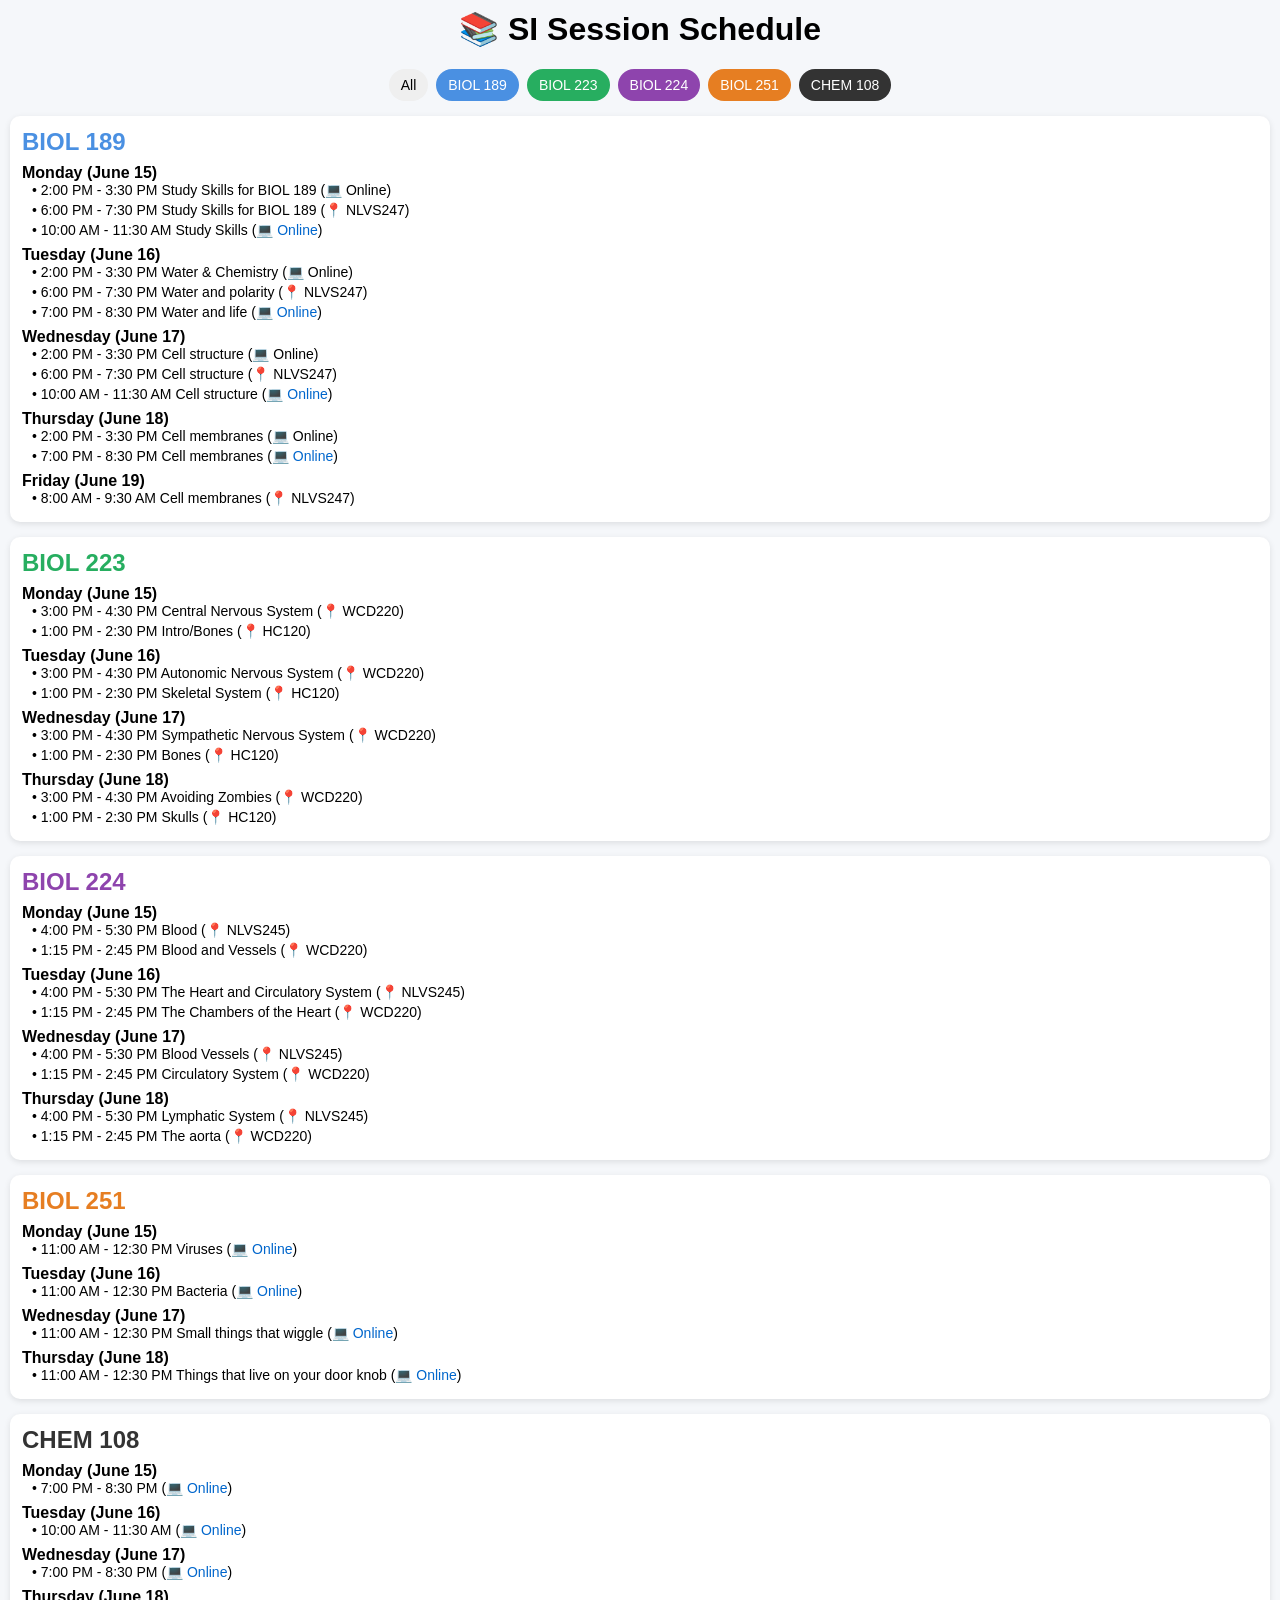
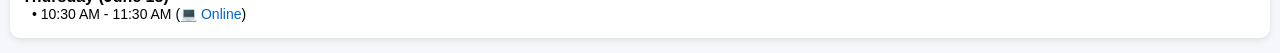
<file: index.html>
<html><head><meta charset='UTF-8'><meta name='viewport' content='width=device-width, initial-scale=1'><style>body{font-family:'Segoe UI Emoji','Segoe UI',Arial;margin:10px;background:#f5f7fa;}h1{text-align:center;}.filters{display:flex;flex-wrap:wrap;gap:8px;margin-bottom:15px;justify-content:center;}.btn{padding:8px 12px;border:none;border-radius:20px;cursor:pointer;font-size:14px;}.course{display:none;margin-bottom:15px;padding:12px;border-radius:10px;background:white;box-shadow:0 2px 6px rgba(0,0,0,0.1);}.course h2{margin:0 0 8px 0;}.day{margin-top:8px;font-weight:bold;}.session{margin-left:10px;font-size:14px;margin-bottom:4px;}a{color:#0066cc;text-decoration:none;font-weight:500;}@media(max-width:600px){.session{font-size:13px}}</style><script>function showCourse(c){var x=document.getElementsByClassName('course');for(var i=0;i<x.length;i++){x[i].style.display='none';}if(c=='all'){for(var i=0;i<x.length;i++){x[i].style.display='block';}}else{document.getElementById(c).style.display='block';}}</script></head><body><h1>&#128218; SI Session Schedule</h1><div class='filters'><button class='btn' onclick="showCourse('all')">All</button><button class='btn' style='background:#4A90E2;color:white;' onclick="showCourse('BIOL 189')">BIOL 189</button><button class='btn' style='background:#27AE60;color:white;' onclick="showCourse('BIOL 223')">BIOL 223</button><button class='btn' style='background:#8E44AD;color:white;' onclick="showCourse('BIOL 224')">BIOL 224</button><button class='btn' style='background:#E67E22;color:white;' onclick="showCourse('BIOL 251')">BIOL 251</button><button class='btn' style='background:#333333;color:white;' onclick="showCourse('CHEM 108')">CHEM 108</button></div><div class='course' id='BIOL 189'><h2 style='color:#4A90E2'>BIOL 189</h2><div class='day'>Monday (June 15)</div><div class='session'>&#8226; 2:00 PM - 3:30 PM Study Skills for BIOL 189 (&#128187; Online)</div><div class='session'>&#8226; 6:00 PM - 7:30 PM Study Skills for BIOL 189 (&#128205; NLVS247)</div><div class='session'>&#8226; 10:00 AM - 11:30 AM Study Skills (<a href='https://csn.rooms.blindsidenetworks.com/rooms/mqf-nij-ffc-jc7/join' target='_blank'>&#128187; Online</a>)</div><div class='day'>Tuesday (June 16)</div><div class='session'>&#8226; 2:00 PM - 3:30 PM Water & Chemistry (&#128187; Online)</div><div class='session'>&#8226; 6:00 PM - 7:30 PM Water and polarity (&#128205; NLVS247)</div><div class='session'>&#8226; 7:00 PM - 8:30 PM Water and life (<a href='https://csn.rooms.blindsidenetworks.com/rooms/mqf-nij-ffc-jc7/join' target='_blank'>&#128187; Online</a>)</div><div class='day'>Wednesday (June 17)</div><div class='session'>&#8226; 2:00 PM - 3:30 PM Cell structure (&#128187; Online)</div><div class='session'>&#8226; 6:00 PM - 7:30 PM Cell structure (&#128205; NLVS247)</div><div class='session'>&#8226; 10:00 AM - 11:30 AM Cell structure (<a href='https://csn.rooms.blindsidenetworks.com/rooms/mqf-nij-ffc-jc7/join' target='_blank'>&#128187; Online</a>)</div><div class='day'>Thursday (June 18)</div><div class='session'>&#8226; 2:00 PM - 3:30 PM Cell membranes (&#128187; Online)</div><div class='session'>&#8226; 7:00 PM - 8:30 PM Cell membranes (<a href='https://csn.rooms.blindsidenetworks.com/rooms/mqf-nij-ffc-jc7/join' target='_blank'>&#128187; Online</a>)</div><div class='day'>Friday (June 19)</div><div class='session'>&#8226; 8:00 AM - 9:30 AM Cell membranes (&#128205; NLVS247)</div></div><div class='course' id='BIOL 223'><h2 style='color:#27AE60'>BIOL 223</h2><div class='day'>Monday (June 15)</div><div class='session'>&#8226; 3:00 PM - 4:30 PM Central Nervous System (&#128205; WCD220)</div><div class='session'>&#8226; 1:00 PM - 2:30 PM Intro/Bones (&#128205; HC120)</div><div class='day'>Tuesday (June 16)</div><div class='session'>&#8226; 3:00 PM - 4:30 PM Autonomic Nervous System (&#128205; WCD220)</div><div class='session'>&#8226; 1:00 PM - 2:30 PM Skeletal System (&#128205; HC120)</div><div class='day'>Wednesday (June 17)</div><div class='session'>&#8226; 3:00 PM - 4:30 PM Sympathetic Nervous System (&#128205; WCD220)</div><div class='session'>&#8226; 1:00 PM - 2:30 PM Bones (&#128205; HC120)</div><div class='day'>Thursday (June 18)</div><div class='session'>&#8226; 3:00 PM - 4:30 PM Avoiding Zombies (&#128205; WCD220)</div><div class='session'>&#8226; 1:00 PM - 2:30 PM Skulls (&#128205; HC120)</div></div><div class='course' id='BIOL 224'><h2 style='color:#8E44AD'>BIOL 224</h2><div class='day'>Monday (June 15)</div><div class='session'>&#8226; 4:00 PM - 5:30 PM Blood (&#128205; NLVS245)</div><div class='session'>&#8226; 1:15 PM - 2:45 PM Blood and Vessels (&#128205; WCD220)</div><div class='day'>Tuesday (June 16)</div><div class='session'>&#8226; 4:00 PM - 5:30 PM The Heart and Circulatory System (&#128205; NLVS245)</div><div class='session'>&#8226; 1:15 PM - 2:45 PM The Chambers of the Heart (&#128205; WCD220)</div><div class='day'>Wednesday (June 17)</div><div class='session'>&#8226; 4:00 PM - 5:30 PM Blood Vessels (&#128205; NLVS245)</div><div class='session'>&#8226; 1:15 PM - 2:45 PM Circulatory System (&#128205; WCD220)</div><div class='day'>Thursday (June 18)</div><div class='session'>&#8226; 4:00 PM - 5:30 PM Lymphatic System (&#128205; NLVS245)</div><div class='session'>&#8226; 1:15 PM - 2:45 PM The aorta (&#128205; WCD220)</div></div><div class='course' id='BIOL 251'><h2 style='color:#E67E22'>BIOL 251</h2><div class='day'>Monday (June 15)</div><div class='session'>&#8226; 11:00 AM - 12:30 PM Viruses (<a href='https://csn.rooms.blindsidenetworks.com/rooms/7ju-mlt-rxl-ubw/join' target='_blank'>&#128187; Online</a>)</div><div class='day'>Tuesday (June 16)</div><div class='session'>&#8226; 11:00 AM - 12:30 PM Bacteria (<a href='https://csn.rooms.blindsidenetworks.com/rooms/7ju-mlt-rxl-ubw/join' target='_blank'>&#128187; Online</a>)</div><div class='day'>Wednesday (June 17)</div><div class='session'>&#8226; 11:00 AM - 12:30 PM Small things that wiggle (<a href='https://csn.rooms.blindsidenetworks.com/rooms/7ju-mlt-rxl-ubw/join' target='_blank'>&#128187; Online</a>)</div><div class='day'>Thursday (June 18)</div><div class='session'>&#8226; 11:00 AM - 12:30 PM Things that live on your door knob (<a href='https://csn.rooms.blindsidenetworks.com/rooms/7ju-mlt-rxl-ubw/join' target='_blank'>&#128187; Online</a>)</div></div><div class='course' id='CHEM 108'><h2 style='color:#333333'>CHEM 108</h2><div class='day'>Monday (June 15)</div><div class='session'>&#8226; 7:00 PM - 8:30 PM  (<a href='https://csn.rooms.blindsidenetworks.com/rooms/mqf-nij-ffc-jc7/join' target='_blank'>&#128187; Online</a>)</div><div class='day'>Tuesday (June 16)</div><div class='session'>&#8226; 10:00 AM - 11:30 AM  (<a href='https://csn.rooms.blindsidenetworks.com/rooms/mqf-nij-ffc-jc7/join' target='_blank'>&#128187; Online</a>)</div><div class='day'>Wednesday (June 17)</div><div class='session'>&#8226; 7:00 PM - 8:30 PM  (<a href='https://csn.rooms.blindsidenetworks.com/rooms/mqf-nij-ffc-jc7/join' target='_blank'>&#128187; Online</a>)</div><div class='day'>Thursday (June 18)</div><div class='session'>&#8226; 10:30 AM - 11:30 AM  (<a href='https://csn.rooms.blindsidenetworks.com/rooms/mqf-nij-ffc-jc7/join' target='_blank'>&#128187; Online</a>)</div></div><script>showCourse('all');</script></body></html>
</file>
